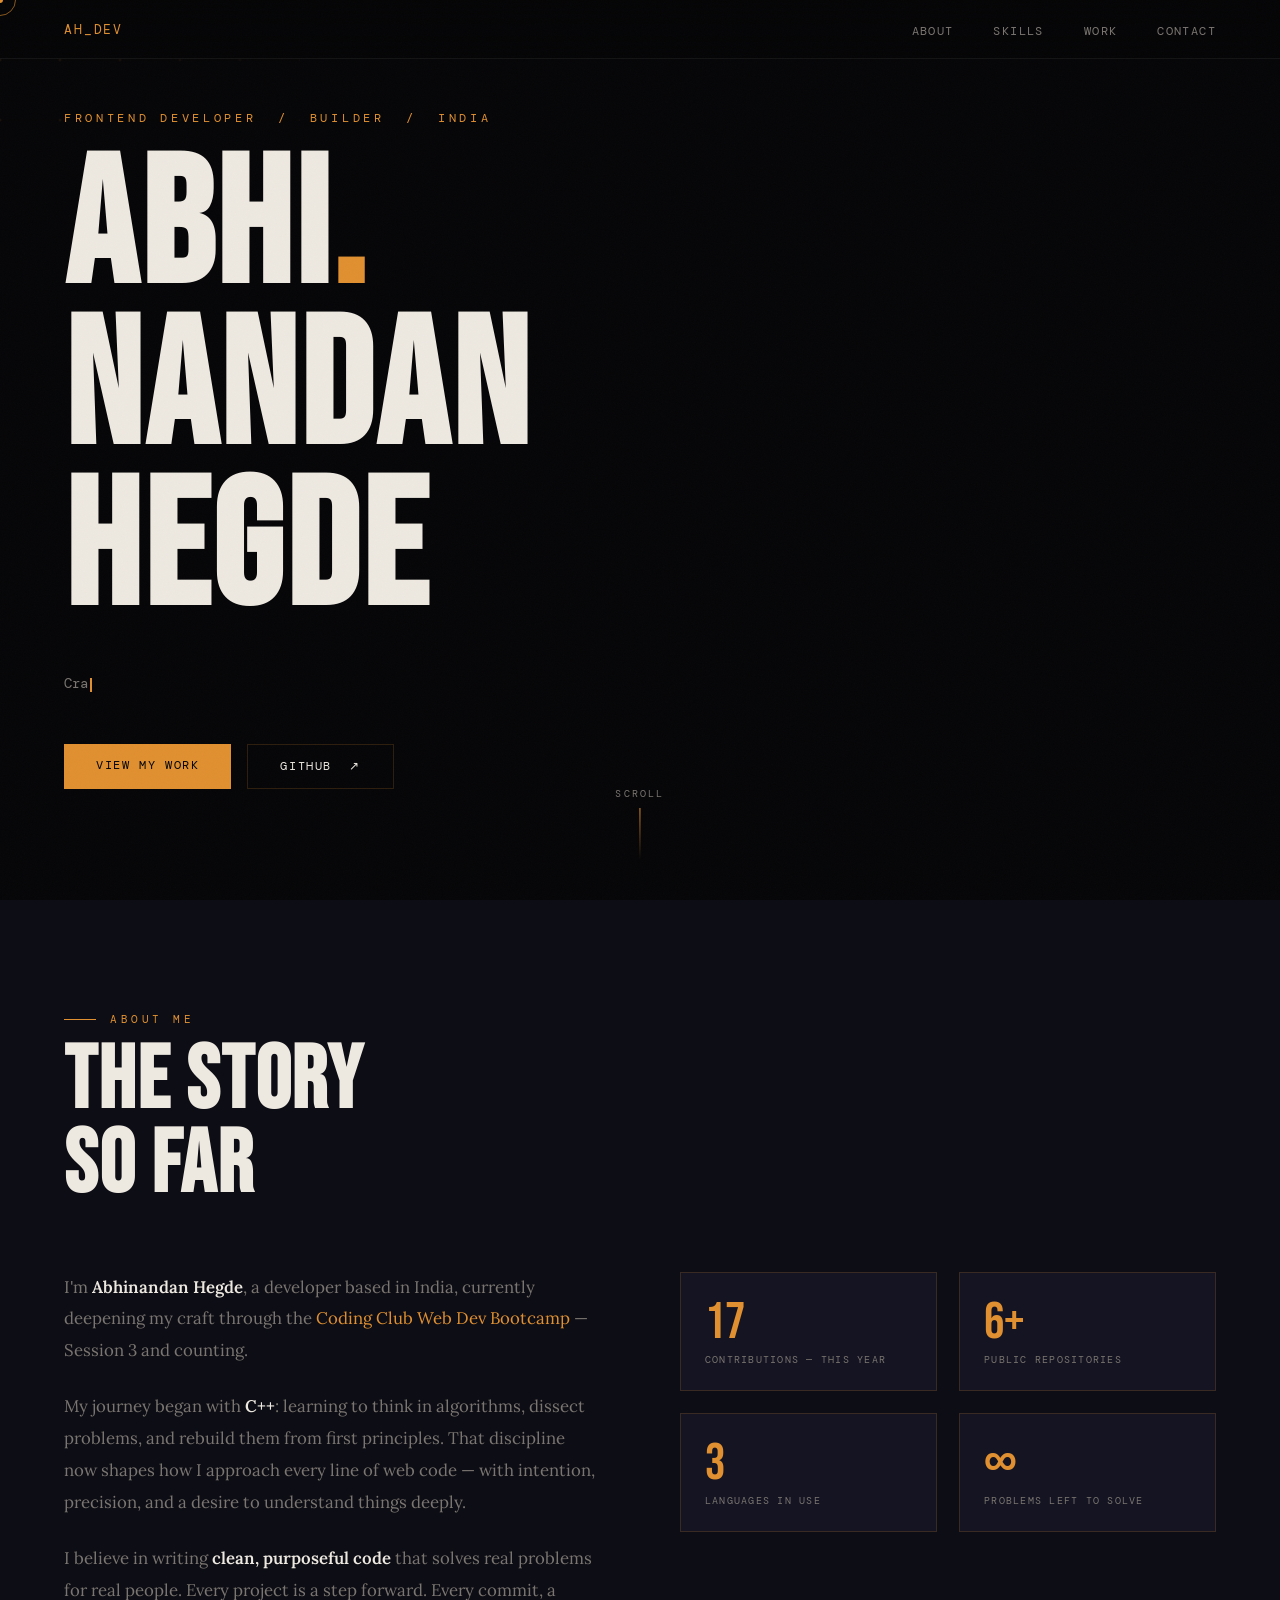
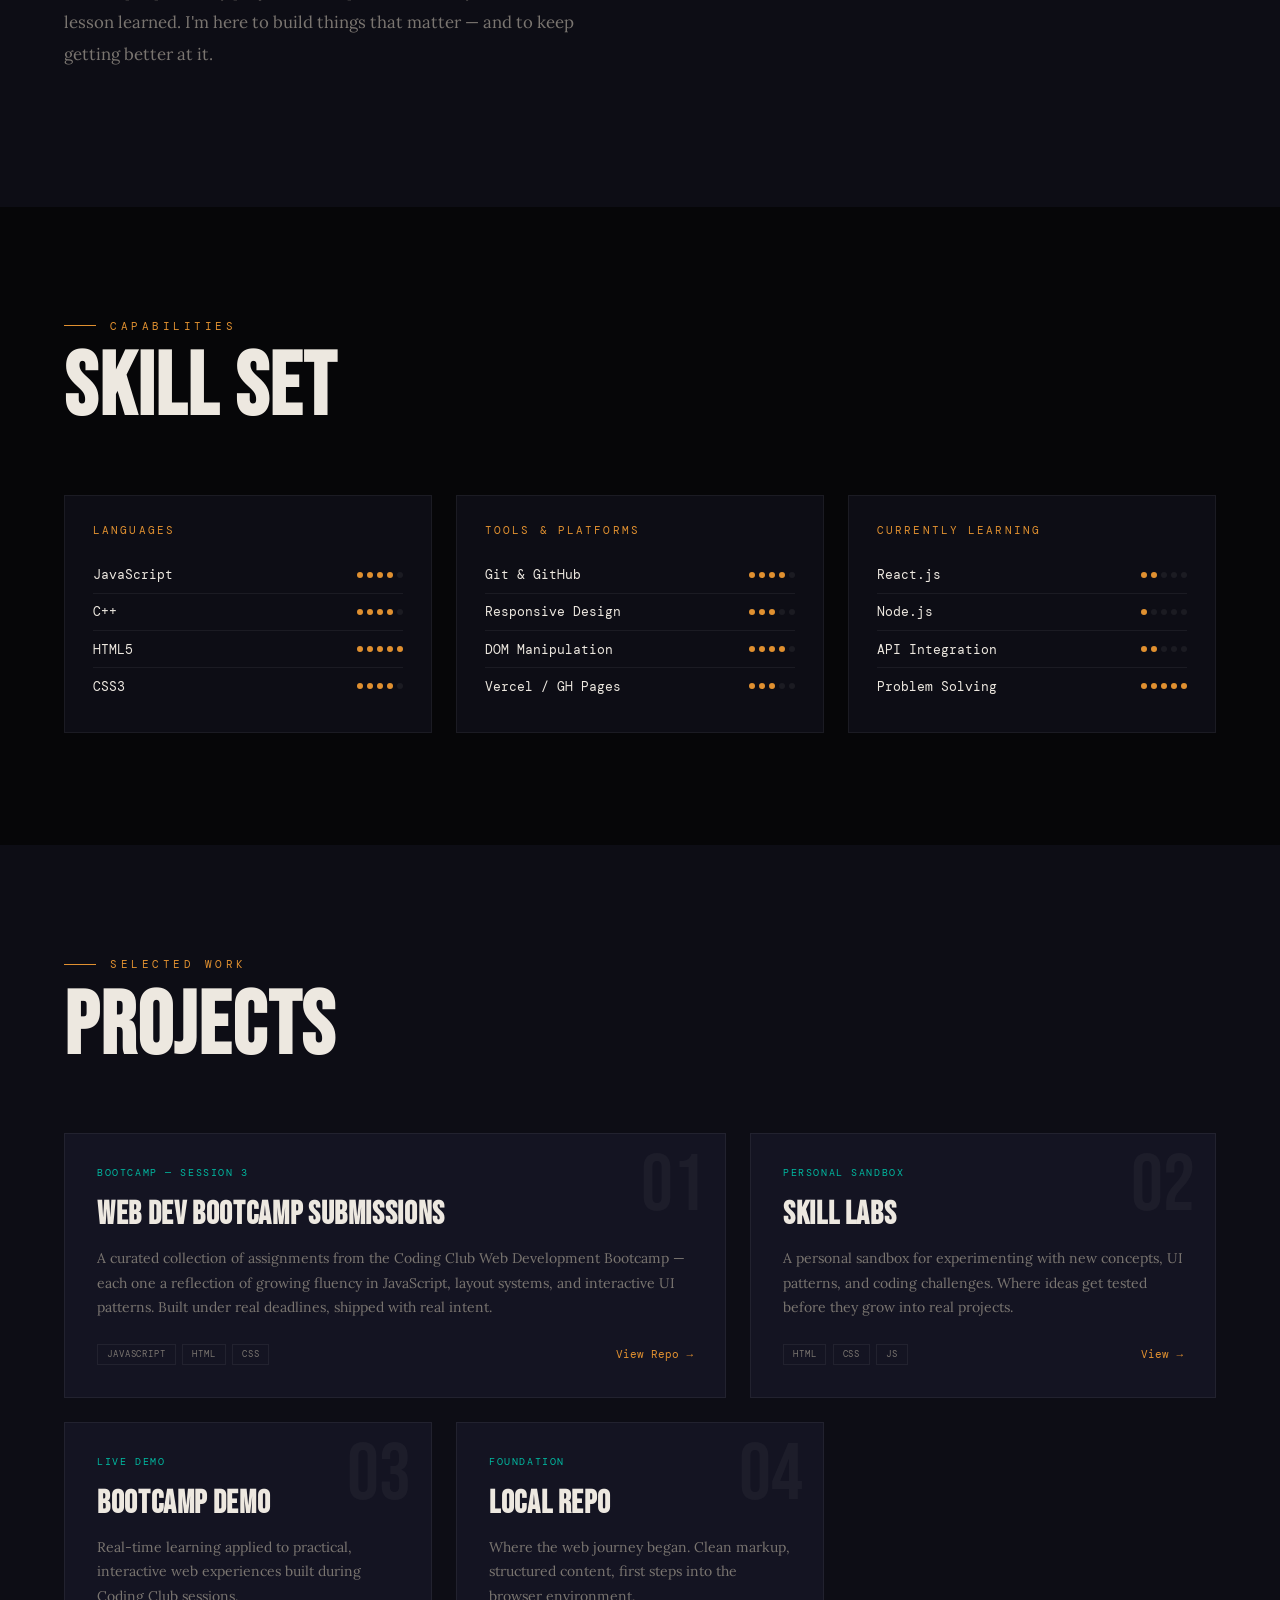
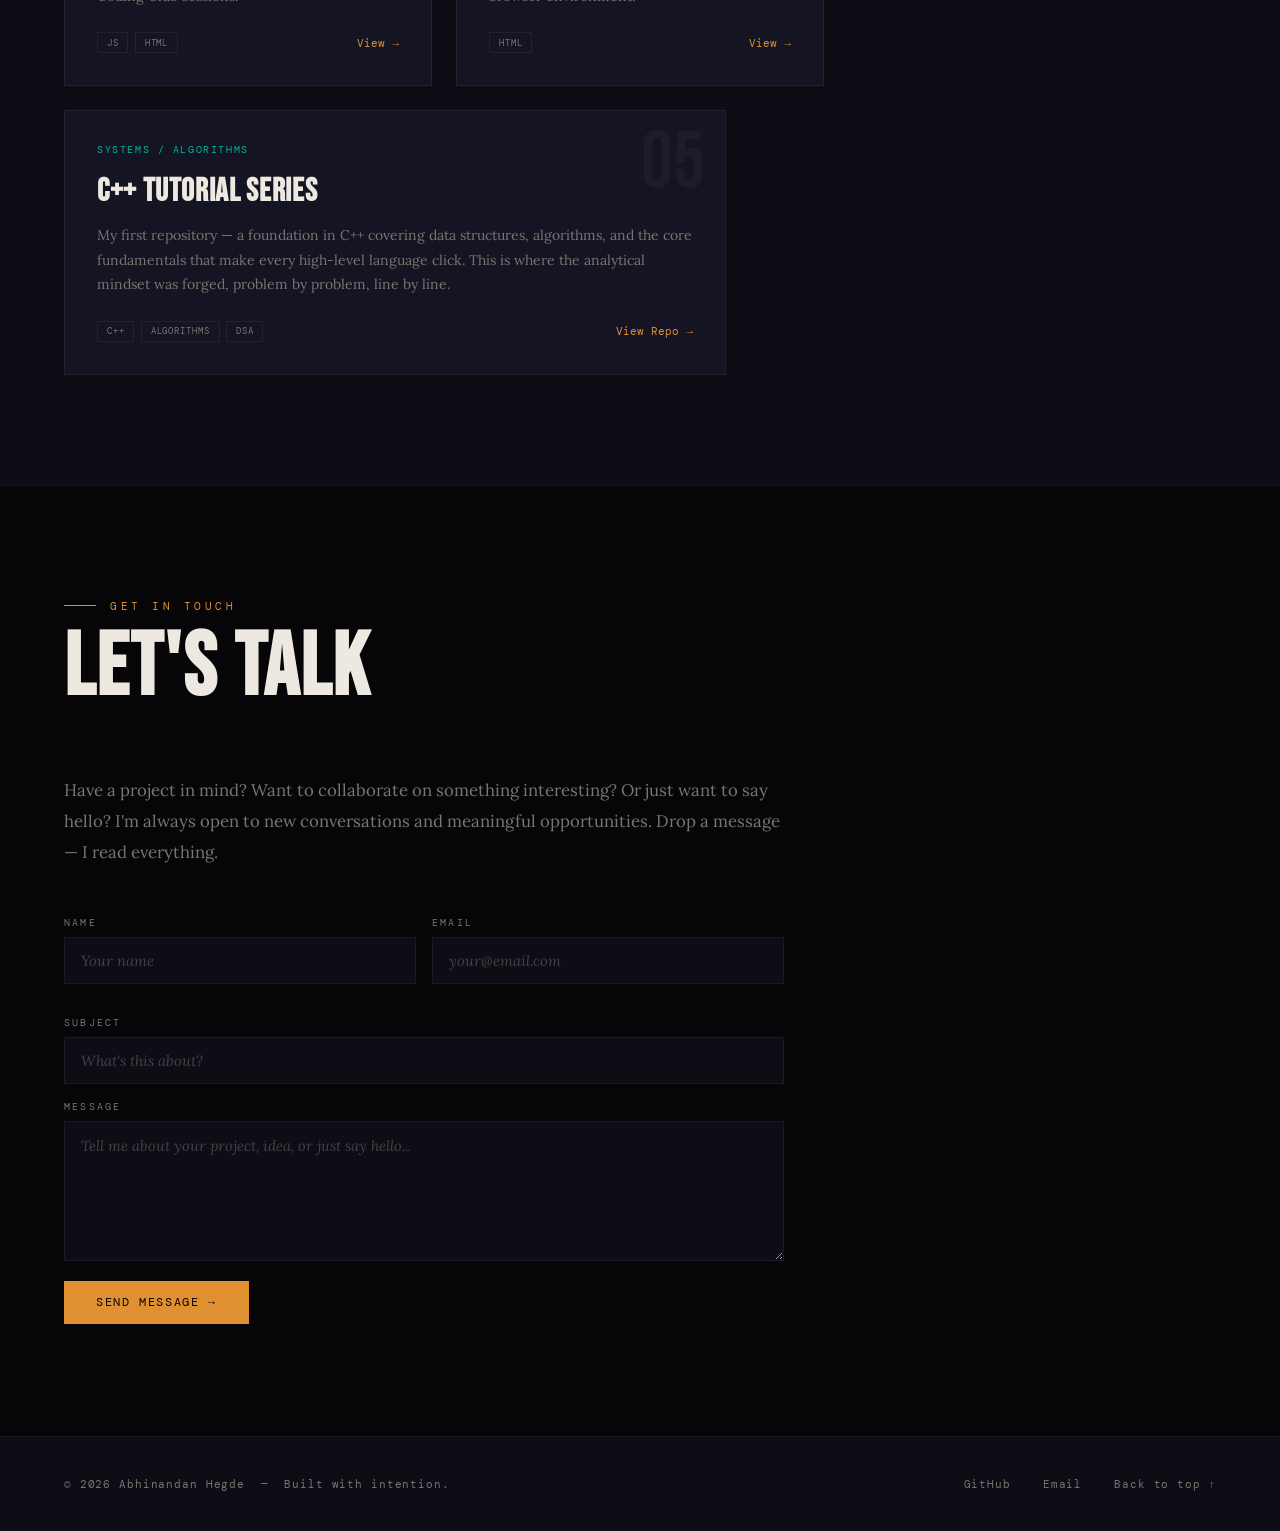
<file: index.html>
<!DOCTYPE html>
<html lang="en">
<head>
  <meta charset="UTF-8">
  <meta name="viewport" content="width=device-width, initial-scale=1.0">
  <title>Abhinandan Hegde — Developer</title>
  <meta name="description" content="Frontend developer crafting clean, intentional web experiences.">
  <link rel="preconnect" href="https://fonts.googleapis.com">
  <link href="https://fonts.googleapis.com/css2?family=Bebas+Neue&family=DM+Mono:ital,wght@0,300;0,400;0,500;1,300&family=Lora:ital,wght@0,400;0,600;1,400&display=swap" rel="stylesheet">
  <style>
    *, *::before, *::after { margin: 0; padding: 0; box-sizing: border-box; }

    :root {
      --bg:     #060608;
      --bg2:    #0D0D15;
      --bg3:    #141422;
      --gold:   #E09030;
      --gold-d: rgba(224,144,48,0.12);
      --teal:   #00B8A0;
      --text:   #EDE8E0;
      --muted:  #7A7570;
      --bdr:    rgba(224,144,48,0.18);
      --bdrs:   rgba(255,255,255,0.06);
    }

    html { scroll-behavior: smooth; }

    body {
      background: var(--bg);
      color: var(--text);
      font-family: 'Lora', Georgia, serif;
      overflow-x: hidden;
      cursor: none;
    }

    /* ─── CURSOR ─────────────────────────────── */
    #cd {
      width: 6px; height: 6px;
      background: var(--gold);
      border-radius: 50%;
      position: fixed;
      pointer-events: none;
      z-index: 9999;
      transform: translate(-50%,-50%);
    }
    #cr {
      width: 32px; height: 32px;
      border: 1px solid rgba(224,144,48,.6);
      border-radius: 50%;
      position: fixed;
      pointer-events: none;
      z-index: 9998;
      transform: translate(-50%,-50%);
      transition: width .2s, height .2s, border-color .2s;
    }

    /* ─── NAV ────────────────────────────────── */
    nav {
      position: fixed;
      inset: 0 0 auto;
      z-index: 200;
      padding: 1.2rem 4rem;
      display: flex;
      justify-content: space-between;
      align-items: center;
      backdrop-filter: blur(16px);
      -webkit-backdrop-filter: blur(16px);
      background: rgba(6,6,8,.72);
      border-bottom: 1px solid var(--bdrs);
    }
    .nav-logo {
      font-family: 'DM Mono', monospace;
      font-size: .82rem;
      letter-spacing: .14em;
      color: var(--gold);
      text-decoration: none;
    }
    .nav-links { display: flex; gap: 2.5rem; list-style: none; }
    .nav-links a {
      font-family: 'DM Mono', monospace;
      font-size: .72rem;
      letter-spacing: .12em;
      color: var(--muted);
      text-decoration: none;
      text-transform: uppercase;
      transition: color .2s;
    }
    .nav-links a:hover { color: var(--text); }

    /* ─── HERO ───────────────────────────────── */
    #hero {
      position: relative;
      height: 100vh;
      display: flex;
      flex-direction: column;
      justify-content: center;
      padding: 0 4rem;
      overflow: hidden;
    }
    #hc {
      position: absolute;
      inset: 0;
      opacity: .45;
    }
    .h-eye {
      font-family: 'DM Mono', monospace;
      font-size: .72rem;
      letter-spacing: .32em;
      color: var(--gold);
      text-transform: uppercase;
      margin-bottom: 1.4rem;
      opacity: 0;
      animation: fu .8s ease .3s forwards;
      position: relative; z-index: 2;
    }
    .h-title {
      font-family: 'Bebas Neue', sans-serif;
      font-size: clamp(5rem, 14vw, 12rem);
      line-height: .9;
      letter-spacing: .02em;
      color: var(--text);
      position: relative; z-index: 2;
      opacity: 0;
      animation: fu .9s ease .5s forwards;
    }
    .h-title .ac { color: var(--gold); }
    .h-sub {
      margin-top: 2.4rem;
      font-family: 'DM Mono', monospace;
      font-size: .88rem;
      color: var(--muted);
      max-width: 520px;
      line-height: 1.8;
      position: relative; z-index: 2;
      min-height: 1.8em;
      opacity: 0;
      animation: fu .9s ease .7s forwards;
    }
    .cb {
      display: inline-block;
      width: 2px; height: 1em;
      background: var(--gold);
      margin-left: 2px;
      vertical-align: text-bottom;
      animation: blink 1s step-end infinite;
    }
    .h-cta {
      margin-top: 3rem;
      display: flex;
      gap: 1rem;
      position: relative; z-index: 2;
      opacity: 0;
      animation: fu .9s ease .9s forwards;
    }
    .btn-p {
      font-family: 'DM Mono', monospace;
      font-size: .72rem;
      letter-spacing: .14em;
      text-transform: uppercase;
      color: var(--bg);
      background: var(--gold);
      border: none;
      padding: .85rem 2rem;
      text-decoration: none;
      display: inline-block;
      transition: transform .2s, box-shadow .2s;
    }
    .btn-p:hover { transform: translateY(-3px); box-shadow: 0 10px 32px rgba(224,144,48,.38); }
    .btn-g {
      font-family: 'DM Mono', monospace;
      font-size: .72rem;
      letter-spacing: .14em;
      text-transform: uppercase;
      color: var(--text);
      background: transparent;
      border: 1px solid var(--bdr);
      padding: .85rem 2rem;
      text-decoration: none;
      display: inline-block;
      transition: border-color .2s, color .2s;
    }
    .btn-g:hover { border-color: rgba(224,144,48,.55); color: var(--gold); }
    .h-scroll {
      position: absolute;
      bottom: 2.5rem;
      left: 50%;
      transform: translateX(-50%);
      display: flex;
      flex-direction: column;
      align-items: center;
      gap: .5rem;
      opacity: 0;
      animation: fi 1s ease 1.4s forwards;
    }
    .h-scroll span {
      font-family: 'DM Mono', monospace;
      font-size: .62rem;
      letter-spacing: .22em;
      color: var(--muted);
      text-transform: uppercase;
    }
    .h-line {
      width: 1px; height: 52px;
      background: linear-gradient(to bottom, var(--gold), transparent);
      animation: sline 1.6s ease-in-out infinite;
    }

    /* ─── SECTIONS ───────────────────────────── */
    section { padding: 7rem 4rem; position: relative; }
    .s-lbl {
      font-family: 'DM Mono', monospace;
      font-size: .68rem;
      letter-spacing: .32em;
      color: var(--gold);
      text-transform: uppercase;
      margin-bottom: .9rem;
      display: flex;
      align-items: center;
      gap: .9rem;
    }
    .s-lbl::before {
      content: '';
      display: block;
      width: 2rem; height: 1px;
      background: var(--gold);
    }
    .s-title {
      font-family: 'Bebas Neue', sans-serif;
      font-size: clamp(3rem, 7vw, 5.5rem);
      line-height: .95;
      letter-spacing: .02em;
      color: var(--text);
      margin-bottom: 4rem;
    }

    /* ─── ABOUT ──────────────────────────────── */
    #about { background: var(--bg2); }
    .ag {
      display: grid;
      grid-template-columns: 1fr 1fr;
      gap: 5rem;
      align-items: start;
    }
    .at p {
      font-size: 1.05rem;
      line-height: 1.9;
      color: var(--muted);
      margin-bottom: 1.5rem;
    }
    .at strong { color: var(--text); font-weight: 600; }
    .at em { color: var(--gold); font-style: normal; }
    .ast {
      display: grid;
      grid-template-columns: 1fr 1fr;
      gap: 1.4rem;
    }
    .sc {
      background: var(--bg3);
      border: 1px solid var(--bdr);
      padding: 1.5rem;
      position: relative;
      overflow: hidden;
      transition: border-color .3s, transform .3s, box-shadow .3s;
    }
    .sc::after {
      content: '';
      position: absolute;
      inset: 0;
      background: linear-gradient(135deg, var(--gold-d), transparent);
      opacity: 0;
      transition: opacity .3s;
    }
    .sc:hover {
      border-color: rgba(224,144,48,.5);
      transform: translateY(-4px);
      box-shadow: 0 16px 48px rgba(0,0,0,.45), 0 0 0 1px rgba(224,144,48,.08);
    }
    .sc:hover::after { opacity: 1; }
    .sn {
      font-family: 'Bebas Neue', sans-serif;
      font-size: 3.2rem;
      color: var(--gold);
      line-height: 1;
      position: relative; z-index: 1;
    }
    .sl {
      font-family: 'DM Mono', monospace;
      font-size: .65rem;
      letter-spacing: .12em;
      color: var(--muted);
      text-transform: uppercase;
      margin-top: .3rem;
      position: relative; z-index: 1;
    }

    /* ─── SKILLS ─────────────────────────────── */
    #skills { background: var(--bg); }
    .skc {
      display: grid;
      grid-template-columns: repeat(auto-fit, minmax(260px, 1fr));
      gap: 1.5rem;
    }
    .skg {
      background: var(--bg2);
      border: 1px solid var(--bdrs);
      padding: 1.75rem;
      transition: border-color .3s;
    }
    .skg:hover { border-color: var(--bdr); }
    .skg-t {
      font-family: 'DM Mono', monospace;
      font-size: .66rem;
      letter-spacing: .2em;
      color: var(--gold);
      text-transform: uppercase;
      margin-bottom: 1.25rem;
    }
    .ski {
      display: flex;
      justify-content: space-between;
      align-items: center;
      padding: .6rem 0;
      border-bottom: 1px solid var(--bdrs);
    }
    .ski:last-child { border-bottom: none; }
    .sk-n {
      font-family: 'DM Mono', monospace;
      font-size: .82rem;
      color: var(--text);
    }
    .sk-d { display: flex; gap: 4px; }
    .d { width: 6px; height: 6px; border-radius: 50%; background: var(--bdrs); }
    .d.on { background: var(--gold); }

    /* ─── PROJECTS ───────────────────────────── */
    #projects { background: var(--bg2); }
    .pg {
      display: grid;
      grid-template-columns: repeat(12, 1fr);
      gap: 1.5rem;
    }
    .pc {
      background: var(--bg3);
      border: 1px solid var(--bdrs);
      padding: 2rem;
      position: relative;
      overflow: hidden;
      transition: border-color .3s, transform .3s, box-shadow .3s;
      text-decoration: none;
      display: block;
      color: inherit;
    }
    .pc::before {
      content: '';
      position: absolute;
      top: 0; left: 0; right: 0;
      height: 2px;
      background: var(--gold);
      transform: scaleX(0);
      transform-origin: left;
      transition: transform .4s ease;
    }
    .pc:hover::before { transform: scaleX(1); }
    .pc:hover {
      border-color: var(--bdr);
      transform: translateY(-5px);
      box-shadow: 0 24px 64px rgba(0,0,0,.55),
                  -3px 0 0 0 rgba(224,144,48,.07),
                   3px 0 0 0 rgba(224,144,48,.07);
    }
    .pc.lg { grid-column: span 7; }
    .pc.md { grid-column: span 5; }
    .pc.sm { grid-column: span 4; }
    .pc-n {
      font-family: 'Bebas Neue', sans-serif;
      font-size: 5rem;
      color: rgba(255,255,255,.04);
      line-height: 1;
      position: absolute;
      top: .75rem; right: 1.25rem;
      transition: color .3s;
      user-select: none;
    }
    .pc:hover .pc-n { color: rgba(224,144,48,.07); }
    .pc-tag {
      font-family: 'DM Mono', monospace;
      font-size: .62rem;
      letter-spacing: .16em;
      color: var(--teal);
      text-transform: uppercase;
      margin-bottom: 1rem;
    }
    .pc-title {
      font-family: 'Bebas Neue', sans-serif;
      font-size: 2rem;
      letter-spacing: .02em;
      color: var(--text);
      margin-bottom: .75rem;
    }
    .pc-desc {
      font-size: .875rem;
      line-height: 1.75;
      color: var(--muted);
      margin-bottom: 1.5rem;
    }
    .pc-foot {
      display: flex;
      justify-content: space-between;
      align-items: center;
      flex-wrap: wrap;
      gap: .5rem;
    }
    .pc-tech { display: flex; gap: .4rem; flex-wrap: wrap; }
    .tp {
      font-family: 'DM Mono', monospace;
      font-size: .58rem;
      letter-spacing: .1em;
      padding: .22rem .55rem;
      border: 1px solid var(--bdrs);
      color: var(--muted);
      text-transform: uppercase;
    }
    .pc-lnk {
      font-family: 'DM Mono', monospace;
      font-size: .68rem;
      color: var(--gold);
      display: flex;
      align-items: center;
      gap: .3rem;
      text-decoration: none;
      transition: gap .2s;
    }
    .pc-lnk:hover { gap: .6rem; }

    /* ─── CONTACT ────────────────────────────── */
    #contact { background: var(--bg); }
    .cw { max-width: 720px; }
    .c-intro {
      font-size: 1.05rem;
      line-height: 1.85;
      color: var(--muted);
      margin-bottom: 3rem;
    }
    .fr {
      display: grid;
      grid-template-columns: 1fr 1fr;
      gap: 1rem;
      margin-bottom: 1rem;
    }
    .fg { margin-bottom: 1rem; }
    .fg label {
      display: block;
      font-family: 'DM Mono', monospace;
      font-size: .62rem;
      letter-spacing: .22em;
      color: var(--muted);
      text-transform: uppercase;
      margin-bottom: .5rem;
    }
    .fg input,
    .fg textarea {
      width: 100%;
      background: var(--bg2);
      border: 1px solid var(--bdrs);
      color: var(--text);
      font-family: 'Lora', serif;
      font-size: .92rem;
      padding: .82rem 1rem;
      outline: none;
      transition: border-color .2s;
    }
    .fg textarea { resize: vertical; min-height: 140px; }
    .fg input:focus,
    .fg textarea:focus { border-color: rgba(224,144,48,.5); }
    .fg input::placeholder,
    .fg textarea::placeholder { color: var(--muted); opacity: .5; font-style: italic; }

    /* ─── FOOTER ─────────────────────────────── */
    footer {
      background: var(--bg2);
      border-top: 1px solid var(--bdrs);
      padding: 2.5rem 4rem;
      display: flex;
      justify-content: space-between;
      align-items: center;
    }
    .ft {
      font-family: 'DM Mono', monospace;
      font-size: .68rem;
      color: var(--muted);
      letter-spacing: .08em;
    }
    .fl { display: flex; gap: 2rem; }
    .fl a {
      font-family: 'DM Mono', monospace;
      font-size: .68rem;
      color: var(--muted);
      text-decoration: none;
      letter-spacing: .08em;
      transition: color .2s;
    }
    .fl a:hover { color: var(--gold); }

    /* ─── GRAIN OVERLAY ──────────────────────── */
    body::after {
      content: '';
      position: fixed;
      inset: 0;
      pointer-events: none;
      z-index: 9990;
      opacity: .28;
      background-image: url("data:image/svg+xml,%3Csvg xmlns='http://www.w3.org/2000/svg' width='300' height='300'%3E%3Cfilter id='n'%3E%3CfeTurbulence type='fractalNoise' baseFrequency='.85' numOctaves='4' stitchTiles='stitch'/%3E%3C/filter%3E%3Crect width='300' height='300' filter='url(%23n)' opacity='.06'/%3E%3C/svg%3E");
    }

    /* ─── ANIMATIONS ─────────────────────────── */
    @keyframes fu {
      from { opacity: 0; transform: translateY(28px); }
      to   { opacity: 1; transform: translateY(0); }
    }
    @keyframes fi {
      from { opacity: 0; }
      to   { opacity: 1; }
    }
    @keyframes blink { 50% { opacity: 0; } }
    @keyframes sline {
      0%   { transform: scaleY(0); transform-origin: top; }
      50%  { transform: scaleY(1); transform-origin: top; }
      51%  { transform: scaleY(1); transform-origin: bottom; }
      100% { transform: scaleY(0); transform-origin: bottom; }
    }

    .rv {
      opacity: 0;
      transform: translateY(28px);
      transition: opacity .7s ease, transform .7s ease;
    }
    .rv.vis { opacity: 1; transform: translateY(0); }

    /* ─── DIVIDER ────────────────────────────── */
    .div { width: 100%; height: 1px; background: var(--bdrs); }

    /* ─── RESPONSIVE ─────────────────────────── */
    @media (max-width: 900px) {
      nav { padding: 1rem 1.5rem; }
      .nav-links { gap: 1.5rem; }
      section { padding: 5rem 1.5rem; }
      #hero { padding: 0 1.5rem; }
      .h-title { font-size: clamp(3.5rem, 11vw, 5rem); }
      .ag { grid-template-columns: 1fr; gap: 3rem; }
      .pg { grid-template-columns: 1fr; }
      .pc.lg, .pc.md, .pc.sm { grid-column: span 1; }
      .fr { grid-template-columns: 1fr; }
      footer { flex-direction: column; gap: 1.5rem; text-align: center; }
      #cd, #cr { display: none; }
      body { cursor: auto; }
    }
  </style>
</head>
<body>

<!-- Cursor -->
<div id="cd"></div>
<div id="cr"></div>

<!-- Nav -->
<nav>
  <a href="#hero" class="nav-logo">AH_DEV</a>
  <ul class="nav-links">
    <li><a href="#about">About</a></li>
    <li><a href="#skills">Skills</a></li>
    <li><a href="#projects">Work</a></li>
    <li><a href="#contact">Contact</a></li>
  </ul>
</nav>

<!-- Hero -->
<section id="hero">
  <canvas id="hc"></canvas>
  <div class="h-eye">Frontend Developer &nbsp;/&nbsp; Builder &nbsp;/&nbsp; India</div>
  <h1 class="h-title">ABHI<span class="ac">.</span><br>NANDAN<br>HEGDE</h1>
  <p class="h-sub" id="hs"><span class="cb"></span></p>
  <div class="h-cta">
    <a href="#projects" class="btn-p">View My Work</a>
    <a href="https://github.com/abhinandanhegde" target="_blank" rel="noopener" class="btn-g">GitHub &nbsp;↗</a>
  </div>
  <div class="h-scroll">
    <span>Scroll</span>
    <div class="h-line"></div>
  </div>
</section>

<!-- About -->
<section id="about">
  <div class="s-lbl">About Me</div>
  <h2 class="s-title rv">THE STORY<br>SO FAR</h2>
  <div class="ag">
    <div class="at rv">
      <p>I'm <strong>Abhinandan Hegde</strong>, a developer based in India, currently deepening my craft through the <em>Coding Club Web Dev Bootcamp</em> — Session 3 and counting.</p>
      <p>My journey began with <strong>C++</strong>: learning to think in algorithms, dissect problems, and rebuild them from first principles. That discipline now shapes how I approach every line of web code — with intention, precision, and a desire to understand things deeply.</p>
      <p>I believe in writing <strong>clean, purposeful code</strong> that solves real problems for real people. Every project is a step forward. Every commit, a lesson learned. I'm here to build things that matter — and to keep getting better at it.</p>
    </div>
    <div class="ast rv">
      <div class="sc">
        <div class="sn">17</div>
        <div class="sl">Contributions — this year</div>
      </div>
      <div class="sc">
        <div class="sn">6+</div>
        <div class="sl">Public repositories</div>
      </div>
      <div class="sc">
        <div class="sn">3</div>
        <div class="sl">Languages in use</div>
      </div>
      <div class="sc">
        <div class="sn">∞</div>
        <div class="sl">Problems left to solve</div>
      </div>
    </div>
  </div>
</section>

<!-- Skills -->
<section id="skills">
  <div class="s-lbl">Capabilities</div>
  <h2 class="s-title rv">SKILL SET</h2>
  <div class="skc">
    <div class="skg rv">
      <div class="skg-t">Languages</div>
      <div class="ski"><span class="sk-n">JavaScript</span><div class="sk-d"><div class="d on"></div><div class="d on"></div><div class="d on"></div><div class="d on"></div><div class="d"></div></div></div>
      <div class="ski"><span class="sk-n">C++</span><div class="sk-d"><div class="d on"></div><div class="d on"></div><div class="d on"></div><div class="d on"></div><div class="d"></div></div></div>
      <div class="ski"><span class="sk-n">HTML5</span><div class="sk-d"><div class="d on"></div><div class="d on"></div><div class="d on"></div><div class="d on"></div><div class="d on"></div></div></div>
      <div class="ski"><span class="sk-n">CSS3</span><div class="sk-d"><div class="d on"></div><div class="d on"></div><div class="d on"></div><div class="d on"></div><div class="d"></div></div></div>
    </div>
    <div class="skg rv">
      <div class="skg-t">Tools &amp; Platforms</div>
      <div class="ski"><span class="sk-n">Git &amp; GitHub</span><div class="sk-d"><div class="d on"></div><div class="d on"></div><div class="d on"></div><div class="d on"></div><div class="d"></div></div></div>
      <div class="ski"><span class="sk-n">Responsive Design</span><div class="sk-d"><div class="d on"></div><div class="d on"></div><div class="d on"></div><div class="d"></div><div class="d"></div></div></div>
      <div class="ski"><span class="sk-n">DOM Manipulation</span><div class="sk-d"><div class="d on"></div><div class="d on"></div><div class="d on"></div><div class="d on"></div><div class="d"></div></div></div>
      <div class="ski"><span class="sk-n">Vercel / GH Pages</span><div class="sk-d"><div class="d on"></div><div class="d on"></div><div class="d on"></div><div class="d"></div><div class="d"></div></div></div>
    </div>
    <div class="skg rv">
      <div class="skg-t">Currently Learning</div>
      <div class="ski"><span class="sk-n">React.js</span><div class="sk-d"><div class="d on"></div><div class="d on"></div><div class="d"></div><div class="d"></div><div class="d"></div></div></div>
      <div class="ski"><span class="sk-n">Node.js</span><div class="sk-d"><div class="d on"></div><div class="d"></div><div class="d"></div><div class="d"></div><div class="d"></div></div></div>
      <div class="ski"><span class="sk-n">API Integration</span><div class="sk-d"><div class="d on"></div><div class="d on"></div><div class="d"></div><div class="d"></div><div class="d"></div></div></div>
      <div class="ski"><span class="sk-n">Problem Solving</span><div class="sk-d"><div class="d on"></div><div class="d on"></div><div class="d on"></div><div class="d on"></div><div class="d on"></div></div></div>
    </div>
  </div>
</section>

<!-- Projects -->
<section id="projects">
  <div class="s-lbl">Selected Work</div>
  <h2 class="s-title rv">PROJECTS</h2>
  <div class="pg">

    <a href="https://github.com/abhinandanhegde/CC-Web-Dev-Bootcamp-Submission" target="_blank" rel="noopener" class="pc lg rv">
      <div class="pc-n">01</div>
      <div class="pc-tag">Bootcamp — Session 3</div>
      <h3 class="pc-title">WEB DEV BOOTCAMP SUBMISSIONS</h3>
      <p class="pc-desc">A curated collection of assignments from the Coding Club Web Development Bootcamp — each one a reflection of growing fluency in JavaScript, layout systems, and interactive UI patterns. Built under real deadlines, shipped with real intent.</p>
      <div class="pc-foot">
        <div class="pc-tech">
          <span class="tp">JavaScript</span><span class="tp">HTML</span><span class="tp">CSS</span>
        </div>
        <span class="pc-lnk">View Repo →</span>
      </div>
    </a>

    <a href="https://github.com/abhinandanhegde/skilllabs" target="_blank" rel="noopener" class="pc md rv">
      <div class="pc-n">02</div>
      <div class="pc-tag">Personal Sandbox</div>
      <h3 class="pc-title">SKILL LABS</h3>
      <p class="pc-desc">A personal sandbox for experimenting with new concepts, UI patterns, and coding challenges. Where ideas get tested before they grow into real projects.</p>
      <div class="pc-foot">
        <div class="pc-tech"><span class="tp">HTML</span><span class="tp">CSS</span><span class="tp">JS</span></div>
        <span class="pc-lnk">View →</span>
      </div>
    </a>

    <a href="https://github.com/abhinandanhegde/coding_club_bootcamp_demo" target="_blank" rel="noopener" class="pc sm rv">
      <div class="pc-n">03</div>
      <div class="pc-tag">Live Demo</div>
      <h3 class="pc-title">BOOTCAMP DEMO</h3>
      <p class="pc-desc">Real-time learning applied to practical, interactive web experiences built during Coding Club sessions.</p>
      <div class="pc-foot">
        <div class="pc-tech"><span class="tp">JS</span><span class="tp">HTML</span></div>
        <span class="pc-lnk">View →</span>
      </div>
    </a>

    <a href="https://github.com/abhinandanhegde/localrepo" target="_blank" rel="noopener" class="pc sm rv">
      <div class="pc-n">04</div>
      <div class="pc-tag">Foundation</div>
      <h3 class="pc-title">LOCAL REPO</h3>
      <p class="pc-desc">Where the web journey began. Clean markup, structured content, first steps into the browser environment.</p>
      <div class="pc-foot">
        <div class="pc-tech"><span class="tp">HTML</span></div>
        <span class="pc-lnk">View →</span>
      </div>
    </a>

    <a href="https://github.com/abhinandanhegde/Tutorial" target="_blank" rel="noopener" class="pc lg rv">
      <div class="pc-n">05</div>
      <div class="pc-tag">Systems / Algorithms</div>
      <h3 class="pc-title">C++ TUTORIAL SERIES</h3>
      <p class="pc-desc">My first repository — a foundation in C++ covering data structures, algorithms, and the core fundamentals that make every high-level language click. This is where the analytical mindset was forged, problem by problem, line by line.</p>
      <div class="pc-foot">
        <div class="pc-tech"><span class="tp">C++</span><span class="tp">Algorithms</span><span class="tp">DSA</span></div>
        <span class="pc-lnk">View Repo →</span>
      </div>
    </a>

  </div>
</section>

<!-- Contact -->
<section id="contact">
  <div class="s-lbl">Get In Touch</div>
  <h2 class="s-title rv">LET'S TALK</h2>
  <div class="cw">
    <p class="c-intro rv">
      Have a project in mind? Want to collaborate on something interesting? Or just want to say hello? I'm always open to new conversations and meaningful opportunities. Drop a message — I read everything.
    </p>
    <form id="cf" action="https://formspree.io/f/YOUR_FORM_ID" method="POST" class="rv">
      <div class="fr">
        <div class="fg">
          <label for="nm">Name</label>
          <input type="text" id="nm" name="name" required placeholder="Your name">
        </div>
        <div class="fg">
          <label for="em">Email</label>
          <input type="email" id="em" name="email" required placeholder="your@email.com">
        </div>
      </div>
      <div class="fg">
        <label for="sb">Subject</label>
        <input type="text" id="sb" name="subject" placeholder="What's this about?">
      </div>
      <div class="fg">
        <label for="msg">Message</label>
        <textarea id="msg" name="message" required placeholder="Tell me about your project, idea, or just say hello..."></textarea>
      </div>
      <button type="submit" class="btn-p" id="sbtn" style="border:none;cursor:pointer;">Send Message →</button>
    </form>
  </div>
</section>

<!-- Footer -->
<footer>
  <span class="ft">© 2026 Abhinandan Hegde &nbsp;—&nbsp; Built with intention.</span>
  <div class="fl">
    <a href="https://github.com/abhinandanhegde" target="_blank" rel="noopener">GitHub</a>
    <a href="mailto:your@email.com">Email</a>
    <a href="#hero">Back to top ↑</a>
  </div>
</footer>

<script>
/* ── Cursor ─────────────────────────────────── */
const cd = document.getElementById('cd');
const cr = document.getElementById('cr');
let mx=0,my=0,rx=0,ry=0;
document.addEventListener('mousemove',e=>{
  mx=e.clientX; my=e.clientY;
  cd.style.left=mx+'px'; cd.style.top=my+'px';
});
(function loop(){
  rx+=(mx-rx)*.12; ry+=(my-ry)*.12;
  cr.style.left=rx+'px'; cr.style.top=ry+'px';
  requestAnimationFrame(loop);
})();
document.querySelectorAll('a,button').forEach(el=>{
  el.addEventListener('mouseenter',()=>{cr.style.width='48px';cr.style.height='48px';cr.style.borderColor='rgba(224,144,48,.9)';});
  el.addEventListener('mouseleave',()=>{cr.style.width='32px';cr.style.height='32px';cr.style.borderColor='rgba(224,144,48,.6)';});
});

/* ── Hero Canvas ────────────────────────────── */
const canvas=document.getElementById('hc');
const ctx=canvas.getContext('2d');
function resize(){canvas.width=canvas.offsetWidth;canvas.height=canvas.offsetHeight;}
resize(); window.addEventListener('resize',resize);
const G=60; let f=0;
(function draw(){
  ctx.clearRect(0,0,canvas.width,canvas.height);
  const cols=Math.ceil(canvas.width/G)+1;
  const rows=Math.ceil(canvas.height/G)+1;
  for(let c=0;c<cols;c++) for(let r=0;r<rows;r++){
    const p=Math.sin(f*.018+c*.45+r*.28)*.5+.5;
    ctx.beginPath();
    ctx.arc(c*G,r*G,1.5,0,Math.PI*2);
    ctx.fillStyle=`rgba(224,144,48,${.05+p*.13})`;
    ctx.fill();
  }
  for(let r=0;r<rows;r++){
    const a=Math.sin(f*.009+r*.38)*.018+.028;
    ctx.beginPath();ctx.moveTo(0,r*G);ctx.lineTo(canvas.width,r*G);
    ctx.strokeStyle=`rgba(224,144,48,${a})`;ctx.lineWidth=.5;ctx.stroke();
  }
  f++; requestAnimationFrame(draw);
})();

/* ── Typewriter ─────────────────────────────── */
const lines=[
  'Crafting interfaces where code meets design.',
  'Building clean, intentional web experiences.',
  'Turning problems into shipped solutions.',
  'Always learning. Always building.'
];
let ti=0,ci=0,del=false;
const hs=document.getElementById('hs');
function tw(){
  const cur=lines[ti];
  const blink='<span class="cb"></span>';
  if(!del){
    ci++;
    hs.innerHTML=cur.slice(0,ci)+blink;
    if(ci===cur.length){del=true;setTimeout(tw,2400);return;}
    setTimeout(tw,44);
  } else {
    ci--;
    hs.innerHTML=cur.slice(0,ci)+blink;
    if(ci===0){del=false;ti=(ti+1)%lines.length;setTimeout(tw,380);return;}
    setTimeout(tw,20);
  }
}
setTimeout(tw,1600);

/* ── Scroll Reveal ──────────────────────────── */
const rvs=document.querySelectorAll('.rv');
const obs=new IntersectionObserver(entries=>{
  entries.forEach((e,i)=>{
    if(e.isIntersecting){
      e.target.style.transitionDelay=(i%5)*.1+'s';
      e.target.classList.add('vis');
      obs.unobserve(e.target);
    }
  });
},{threshold:.1});
rvs.forEach(el=>obs.observe(el));

/* ── Contact Form ───────────────────────────── */
document.getElementById('cf').addEventListener('submit',async function(e){
  e.preventDefault();
  const btn=document.getElementById('sbtn');
  btn.textContent='Sending...';
  btn.disabled=true;
  try {
    const res=await fetch(this.action,{
      method:'POST',
      body:new FormData(this),
      headers:{'Accept':'application/json'}
    });
    if(res.ok){
      btn.textContent='Message Sent ✓';
      this.reset();
    } else {
      btn.textContent='Error — Try Again';
      btn.disabled=false;
    }
  } catch {
    btn.textContent='Error — Try Again';
    btn.disabled=false;
  }
});
</script>
</body>
</html>
</file>
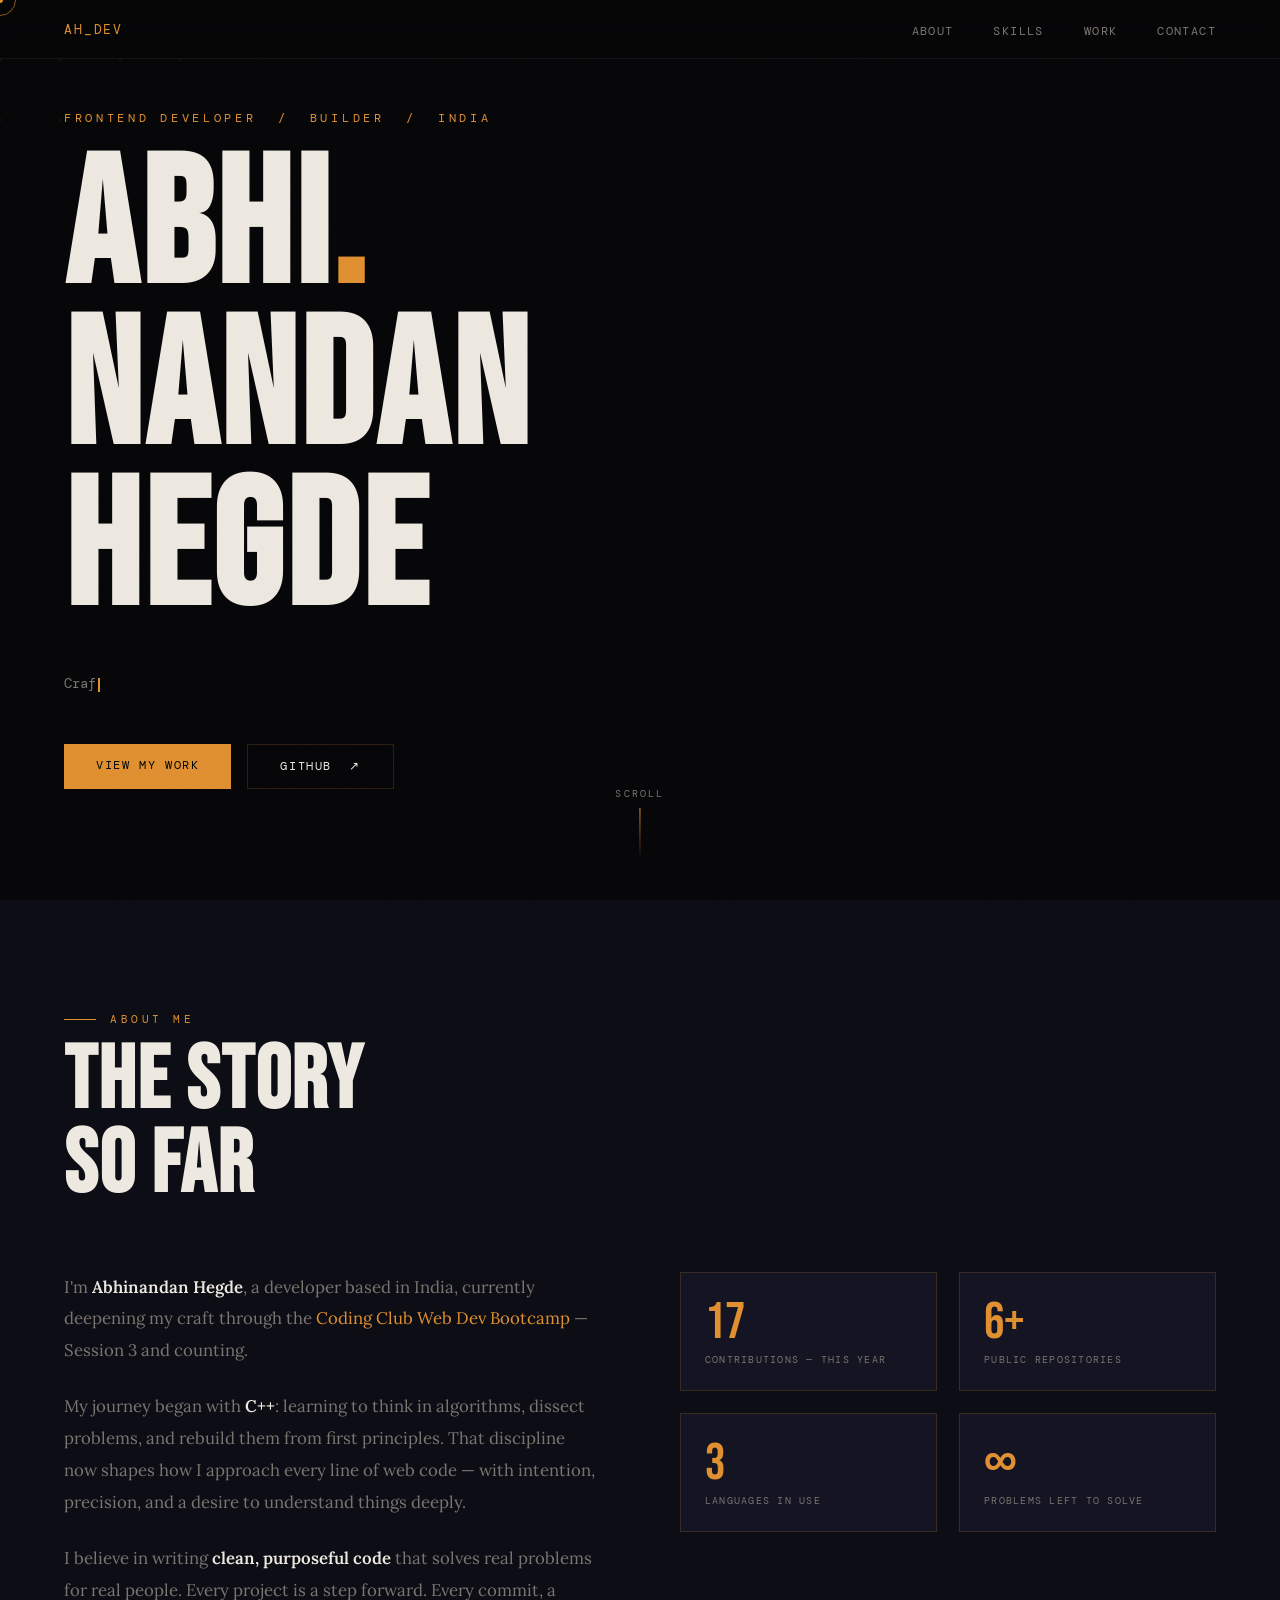
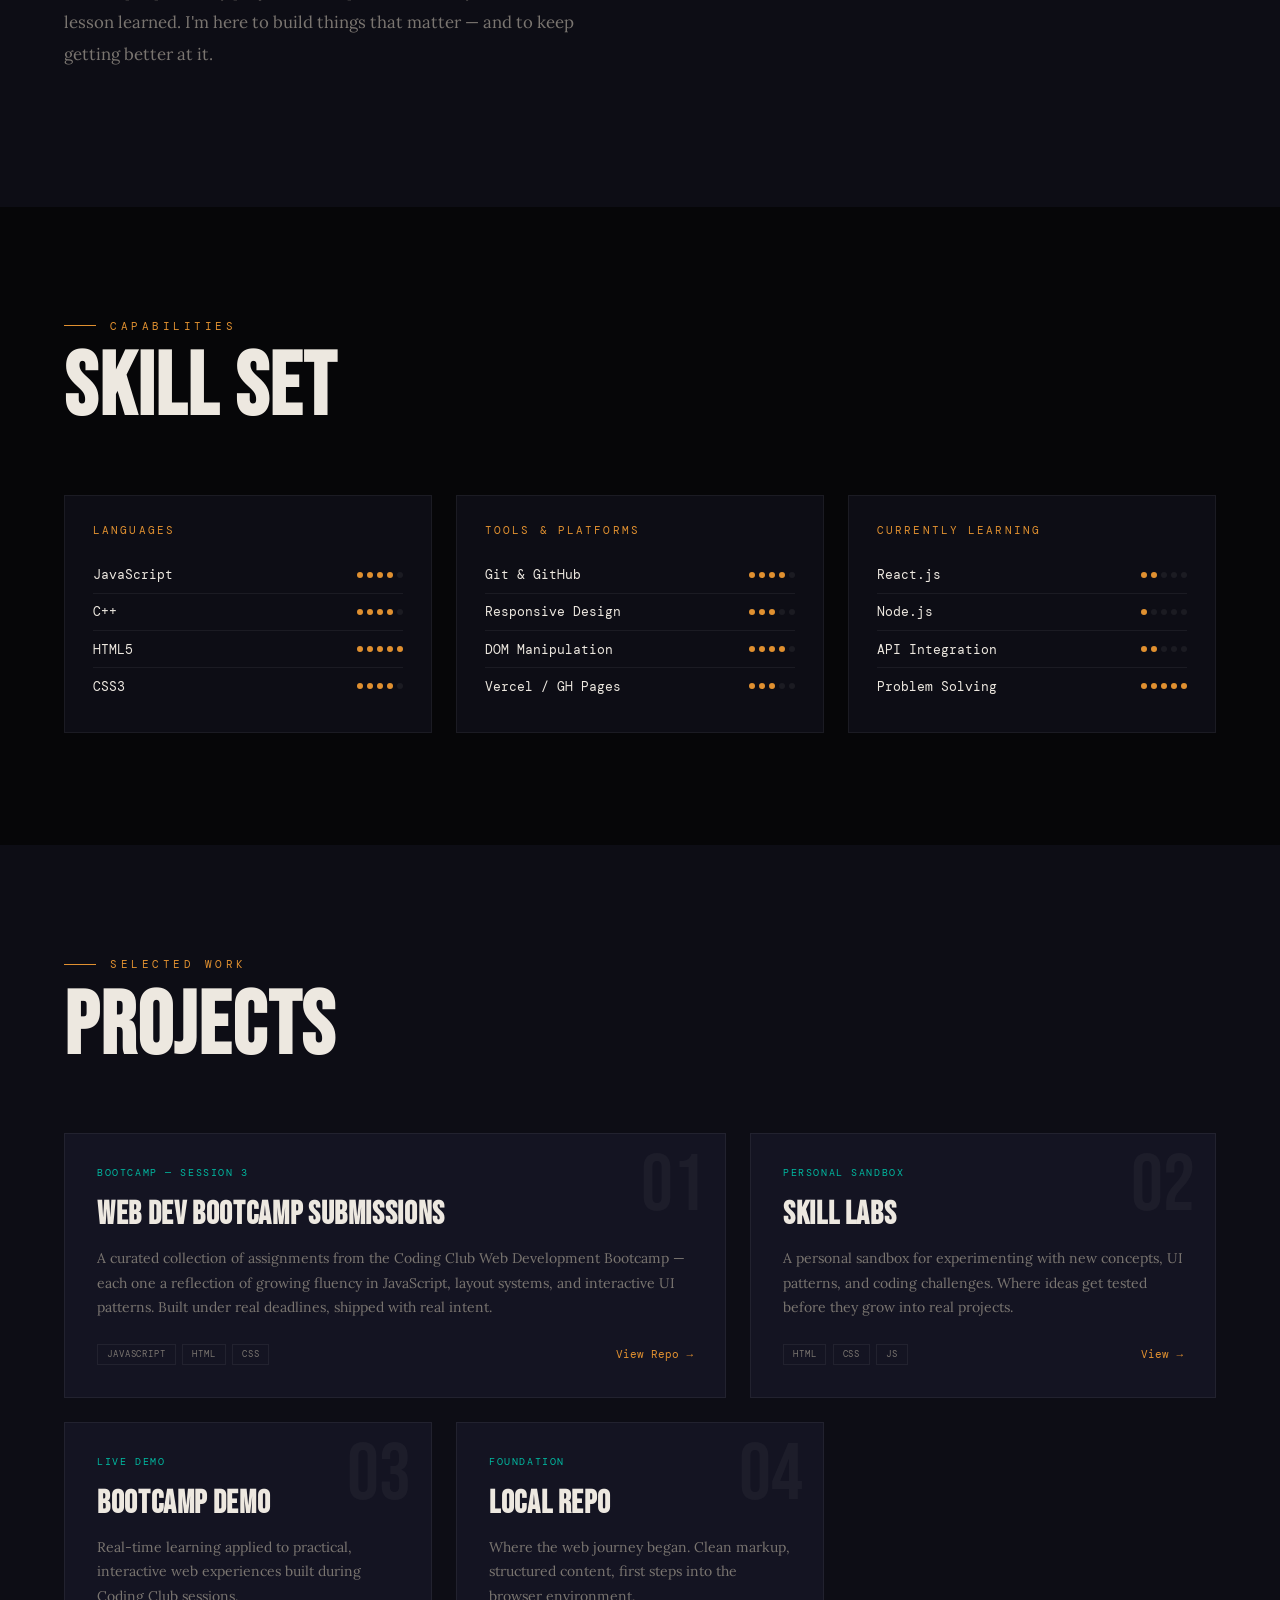
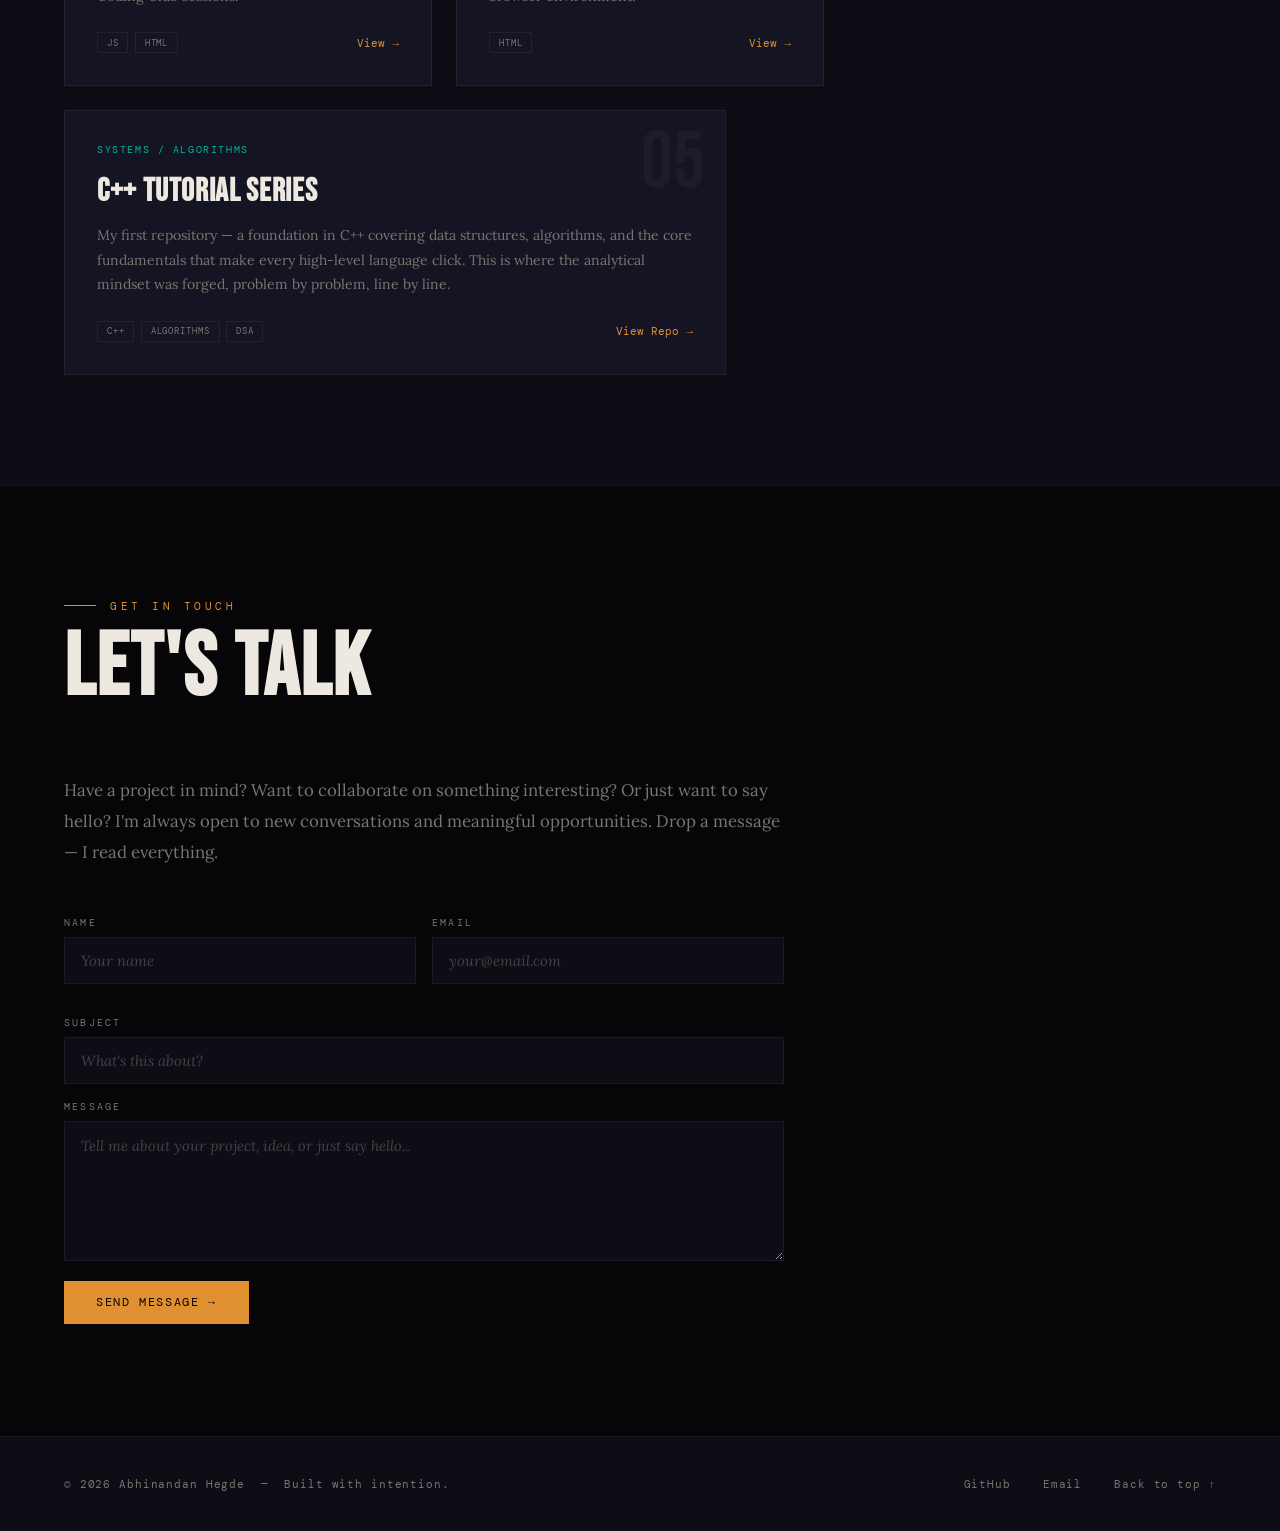
<file: portfolio.html>
<!DOCTYPE html>
<html lang="en">
<head>
  <meta charset="UTF-8">
  <meta name="viewport" content="width=device-width, initial-scale=1.0">
  <title>Abhinandan Hegde — Developer</title>
  <meta name="description" content="Frontend developer crafting clean, intentional web experiences.">
  <link rel="preconnect" href="https://fonts.googleapis.com">
  <link href="https://fonts.googleapis.com/css2?family=Bebas+Neue&family=DM+Mono:ital,wght@0,300;0,400;0,500;1,300&family=Lora:ital,wght@0,400;0,600;1,400&display=swap" rel="stylesheet">
  <style>
    *, *::before, *::after { margin: 0; padding: 0; box-sizing: border-box; }

    :root {
      --bg:     #060608;
      --bg2:    #0D0D15;
      --bg3:    #141422;
      --gold:   #E09030;
      --gold-d: rgba(224,144,48,0.12);
      --teal:   #00B8A0;
      --text:   #EDE8E0;
      --muted:  #7A7570;
      --bdr:    rgba(224,144,48,0.18);
      --bdrs:   rgba(255,255,255,0.06);
    }

    html { scroll-behavior: smooth; }

    body {
      background: var(--bg);
      color: var(--text);
      font-family: 'Lora', Georgia, serif;
      overflow-x: hidden;
      cursor: none;
    }

    /* ─── CURSOR ─────────────────────────────── */
    #cd {
      width: 6px; height: 6px;
      background: var(--gold);
      border-radius: 50%;
      position: fixed;
      pointer-events: none;
      z-index: 9999;
      transform: translate(-50%,-50%);
    }
    #cr {
      width: 32px; height: 32px;
      border: 1px solid rgba(224,144,48,.6);
      border-radius: 50%;
      position: fixed;
      pointer-events: none;
      z-index: 9998;
      transform: translate(-50%,-50%);
      transition: width .2s, height .2s, border-color .2s;
    }

    /* ─── NAV ────────────────────────────────── */
    nav {
      position: fixed;
      inset: 0 0 auto;
      z-index: 200;
      padding: 1.2rem 4rem;
      display: flex;
      justify-content: space-between;
      align-items: center;
      backdrop-filter: blur(16px);
      -webkit-backdrop-filter: blur(16px);
      background: rgba(6,6,8,.72);
      border-bottom: 1px solid var(--bdrs);
    }
    .nav-logo {
      font-family: 'DM Mono', monospace;
      font-size: .82rem;
      letter-spacing: .14em;
      color: var(--gold);
      text-decoration: none;
    }
    .nav-links { display: flex; gap: 2.5rem; list-style: none; }
    .nav-links a {
      font-family: 'DM Mono', monospace;
      font-size: .72rem;
      letter-spacing: .12em;
      color: var(--muted);
      text-decoration: none;
      text-transform: uppercase;
      transition: color .2s;
    }
    .nav-links a:hover { color: var(--text); }

    /* ─── HERO ───────────────────────────────── */
    #hero {
      position: relative;
      height: 100vh;
      display: flex;
      flex-direction: column;
      justify-content: center;
      padding: 0 4rem;
      overflow: hidden;
    }
    #hc {
      position: absolute;
      inset: 0;
      opacity: .45;
    }
    .h-eye {
      font-family: 'DM Mono', monospace;
      font-size: .72rem;
      letter-spacing: .32em;
      color: var(--gold);
      text-transform: uppercase;
      margin-bottom: 1.4rem;
      opacity: 0;
      animation: fu .8s ease .3s forwards;
      position: relative; z-index: 2;
    }
    .h-title {
      font-family: 'Bebas Neue', sans-serif;
      font-size: clamp(5rem, 14vw, 12rem);
      line-height: .9;
      letter-spacing: .02em;
      color: var(--text);
      position: relative; z-index: 2;
      opacity: 0;
      animation: fu .9s ease .5s forwards;
    }
    .h-title .ac { color: var(--gold); }
    .h-sub {
      margin-top: 2.4rem;
      font-family: 'DM Mono', monospace;
      font-size: .88rem;
      color: var(--muted);
      max-width: 520px;
      line-height: 1.8;
      position: relative; z-index: 2;
      min-height: 1.8em;
      opacity: 0;
      animation: fu .9s ease .7s forwards;
    }
    .cb {
      display: inline-block;
      width: 2px; height: 1em;
      background: var(--gold);
      margin-left: 2px;
      vertical-align: text-bottom;
      animation: blink 1s step-end infinite;
    }
    .h-cta {
      margin-top: 3rem;
      display: flex;
      gap: 1rem;
      position: relative; z-index: 2;
      opacity: 0;
      animation: fu .9s ease .9s forwards;
    }
    .btn-p {
      font-family: 'DM Mono', monospace;
      font-size: .72rem;
      letter-spacing: .14em;
      text-transform: uppercase;
      color: var(--bg);
      background: var(--gold);
      border: none;
      padding: .85rem 2rem;
      text-decoration: none;
      display: inline-block;
      transition: transform .2s, box-shadow .2s;
    }
    .btn-p:hover { transform: translateY(-3px); box-shadow: 0 10px 32px rgba(224,144,48,.38); }
    .btn-g {
      font-family: 'DM Mono', monospace;
      font-size: .72rem;
      letter-spacing: .14em;
      text-transform: uppercase;
      color: var(--text);
      background: transparent;
      border: 1px solid var(--bdr);
      padding: .85rem 2rem;
      text-decoration: none;
      display: inline-block;
      transition: border-color .2s, color .2s;
    }
    .btn-g:hover { border-color: rgba(224,144,48,.55); color: var(--gold); }
    .h-scroll {
      position: absolute;
      bottom: 2.5rem;
      left: 50%;
      transform: translateX(-50%);
      display: flex;
      flex-direction: column;
      align-items: center;
      gap: .5rem;
      opacity: 0;
      animation: fi 1s ease 1.4s forwards;
    }
    .h-scroll span {
      font-family: 'DM Mono', monospace;
      font-size: .62rem;
      letter-spacing: .22em;
      color: var(--muted);
      text-transform: uppercase;
    }
    .h-line {
      width: 1px; height: 52px;
      background: linear-gradient(to bottom, var(--gold), transparent);
      animation: sline 1.6s ease-in-out infinite;
    }

    /* ─── SECTIONS ───────────────────────────── */
    section { padding: 7rem 4rem; position: relative; }
    .s-lbl {
      font-family: 'DM Mono', monospace;
      font-size: .68rem;
      letter-spacing: .32em;
      color: var(--gold);
      text-transform: uppercase;
      margin-bottom: .9rem;
      display: flex;
      align-items: center;
      gap: .9rem;
    }
    .s-lbl::before {
      content: '';
      display: block;
      width: 2rem; height: 1px;
      background: var(--gold);
    }
    .s-title {
      font-family: 'Bebas Neue', sans-serif;
      font-size: clamp(3rem, 7vw, 5.5rem);
      line-height: .95;
      letter-spacing: .02em;
      color: var(--text);
      margin-bottom: 4rem;
    }

    /* ─── ABOUT ──────────────────────────────── */
    #about { background: var(--bg2); }
    .ag {
      display: grid;
      grid-template-columns: 1fr 1fr;
      gap: 5rem;
      align-items: start;
    }
    .at p {
      font-size: 1.05rem;
      line-height: 1.9;
      color: var(--muted);
      margin-bottom: 1.5rem;
    }
    .at strong { color: var(--text); font-weight: 600; }
    .at em { color: var(--gold); font-style: normal; }
    .ast {
      display: grid;
      grid-template-columns: 1fr 1fr;
      gap: 1.4rem;
    }
    .sc {
      background: var(--bg3);
      border: 1px solid var(--bdr);
      padding: 1.5rem;
      position: relative;
      overflow: hidden;
      transition: border-color .3s, transform .3s, box-shadow .3s;
    }
    .sc::after {
      content: '';
      position: absolute;
      inset: 0;
      background: linear-gradient(135deg, var(--gold-d), transparent);
      opacity: 0;
      transition: opacity .3s;
    }
    .sc:hover {
      border-color: rgba(224,144,48,.5);
      transform: translateY(-4px);
      box-shadow: 0 16px 48px rgba(0,0,0,.45), 0 0 0 1px rgba(224,144,48,.08);
    }
    .sc:hover::after { opacity: 1; }
    .sn {
      font-family: 'Bebas Neue', sans-serif;
      font-size: 3.2rem;
      color: var(--gold);
      line-height: 1;
      position: relative; z-index: 1;
    }
    .sl {
      font-family: 'DM Mono', monospace;
      font-size: .65rem;
      letter-spacing: .12em;
      color: var(--muted);
      text-transform: uppercase;
      margin-top: .3rem;
      position: relative; z-index: 1;
    }

    /* ─── SKILLS ─────────────────────────────── */
    #skills { background: var(--bg); }
    .skc {
      display: grid;
      grid-template-columns: repeat(auto-fit, minmax(260px, 1fr));
      gap: 1.5rem;
    }
    .skg {
      background: var(--bg2);
      border: 1px solid var(--bdrs);
      padding: 1.75rem;
      transition: border-color .3s;
    }
    .skg:hover { border-color: var(--bdr); }
    .skg-t {
      font-family: 'DM Mono', monospace;
      font-size: .66rem;
      letter-spacing: .2em;
      color: var(--gold);
      text-transform: uppercase;
      margin-bottom: 1.25rem;
    }
    .ski {
      display: flex;
      justify-content: space-between;
      align-items: center;
      padding: .6rem 0;
      border-bottom: 1px solid var(--bdrs);
    }
    .ski:last-child { border-bottom: none; }
    .sk-n {
      font-family: 'DM Mono', monospace;
      font-size: .82rem;
      color: var(--text);
    }
    .sk-d { display: flex; gap: 4px; }
    .d { width: 6px; height: 6px; border-radius: 50%; background: var(--bdrs); }
    .d.on { background: var(--gold); }

    /* ─── PROJECTS ───────────────────────────── */
    #projects { background: var(--bg2); }
    .pg {
      display: grid;
      grid-template-columns: repeat(12, 1fr);
      gap: 1.5rem;
    }
    .pc {
      background: var(--bg3);
      border: 1px solid var(--bdrs);
      padding: 2rem;
      position: relative;
      overflow: hidden;
      transition: border-color .3s, transform .3s, box-shadow .3s;
      text-decoration: none;
      display: block;
      color: inherit;
    }
    .pc::before {
      content: '';
      position: absolute;
      top: 0; left: 0; right: 0;
      height: 2px;
      background: var(--gold);
      transform: scaleX(0);
      transform-origin: left;
      transition: transform .4s ease;
    }
    .pc:hover::before { transform: scaleX(1); }
    .pc:hover {
      border-color: var(--bdr);
      transform: translateY(-5px);
      box-shadow: 0 24px 64px rgba(0,0,0,.55),
                  -3px 0 0 0 rgba(224,144,48,.07),
                   3px 0 0 0 rgba(224,144,48,.07);
    }
    .pc.lg { grid-column: span 7; }
    .pc.md { grid-column: span 5; }
    .pc.sm { grid-column: span 4; }
    .pc-n {
      font-family: 'Bebas Neue', sans-serif;
      font-size: 5rem;
      color: rgba(255,255,255,.04);
      line-height: 1;
      position: absolute;
      top: .75rem; right: 1.25rem;
      transition: color .3s;
      user-select: none;
    }
    .pc:hover .pc-n { color: rgba(224,144,48,.07); }
    .pc-tag {
      font-family: 'DM Mono', monospace;
      font-size: .62rem;
      letter-spacing: .16em;
      color: var(--teal);
      text-transform: uppercase;
      margin-bottom: 1rem;
    }
    .pc-title {
      font-family: 'Bebas Neue', sans-serif;
      font-size: 2rem;
      letter-spacing: .02em;
      color: var(--text);
      margin-bottom: .75rem;
    }
    .pc-desc {
      font-size: .875rem;
      line-height: 1.75;
      color: var(--muted);
      margin-bottom: 1.5rem;
    }
    .pc-foot {
      display: flex;
      justify-content: space-between;
      align-items: center;
      flex-wrap: wrap;
      gap: .5rem;
    }
    .pc-tech { display: flex; gap: .4rem; flex-wrap: wrap; }
    .tp {
      font-family: 'DM Mono', monospace;
      font-size: .58rem;
      letter-spacing: .1em;
      padding: .22rem .55rem;
      border: 1px solid var(--bdrs);
      color: var(--muted);
      text-transform: uppercase;
    }
    .pc-lnk {
      font-family: 'DM Mono', monospace;
      font-size: .68rem;
      color: var(--gold);
      display: flex;
      align-items: center;
      gap: .3rem;
      text-decoration: none;
      transition: gap .2s;
    }
    .pc-lnk:hover { gap: .6rem; }

    /* ─── CONTACT ────────────────────────────── */
    #contact { background: var(--bg); }
    .cw { max-width: 720px; }
    .c-intro {
      font-size: 1.05rem;
      line-height: 1.85;
      color: var(--muted);
      margin-bottom: 3rem;
    }
    .fr {
      display: grid;
      grid-template-columns: 1fr 1fr;
      gap: 1rem;
      margin-bottom: 1rem;
    }
    .fg { margin-bottom: 1rem; }
    .fg label {
      display: block;
      font-family: 'DM Mono', monospace;
      font-size: .62rem;
      letter-spacing: .22em;
      color: var(--muted);
      text-transform: uppercase;
      margin-bottom: .5rem;
    }
    .fg input,
    .fg textarea {
      width: 100%;
      background: var(--bg2);
      border: 1px solid var(--bdrs);
      color: var(--text);
      font-family: 'Lora', serif;
      font-size: .92rem;
      padding: .82rem 1rem;
      outline: none;
      transition: border-color .2s;
    }
    .fg textarea { resize: vertical; min-height: 140px; }
    .fg input:focus,
    .fg textarea:focus { border-color: rgba(224,144,48,.5); }
    .fg input::placeholder,
    .fg textarea::placeholder { color: var(--muted); opacity: .5; font-style: italic; }

    /* ─── FOOTER ─────────────────────────────── */
    footer {
      background: var(--bg2);
      border-top: 1px solid var(--bdrs);
      padding: 2.5rem 4rem;
      display: flex;
      justify-content: space-between;
      align-items: center;
    }
    .ft {
      font-family: 'DM Mono', monospace;
      font-size: .68rem;
      color: var(--muted);
      letter-spacing: .08em;
    }
    .fl { display: flex; gap: 2rem; }
    .fl a {
      font-family: 'DM Mono', monospace;
      font-size: .68rem;
      color: var(--muted);
      text-decoration: none;
      letter-spacing: .08em;
      transition: color .2s;
    }
    .fl a:hover { color: var(--gold); }

    /* ─── GRAIN OVERLAY ──────────────────────── */
    body::after {
      content: '';
      position: fixed;
      inset: 0;
      pointer-events: none;
      z-index: 9990;
      opacity: .28;
      background-image: url("data:image/svg+xml,%3Csvg xmlns='http://www.w3.org/2000/svg' width='300' height='300'%3E%3Cfilter id='n'%3E%3CfeTurbulence type='fractalNoise' baseFrequency='.85' numOctaves='4' stitchTiles='stitch'/%3E%3C/filter%3E%3Crect width='300' height='300' filter='url(%23n)' opacity='.06'/%3E%3C/svg%3E");
    }

    /* ─── ANIMATIONS ─────────────────────────── */
    @keyframes fu {
      from { opacity: 0; transform: translateY(28px); }
      to   { opacity: 1; transform: translateY(0); }
    }
    @keyframes fi {
      from { opacity: 0; }
      to   { opacity: 1; }
    }
    @keyframes blink { 50% { opacity: 0; } }
    @keyframes sline {
      0%   { transform: scaleY(0); transform-origin: top; }
      50%  { transform: scaleY(1); transform-origin: top; }
      51%  { transform: scaleY(1); transform-origin: bottom; }
      100% { transform: scaleY(0); transform-origin: bottom; }
    }

    .rv {
      opacity: 0;
      transform: translateY(28px);
      transition: opacity .7s ease, transform .7s ease;
    }
    .rv.vis { opacity: 1; transform: translateY(0); }

    /* ─── DIVIDER ────────────────────────────── */
    .div { width: 100%; height: 1px; background: var(--bdrs); }

    /* ─── RESPONSIVE ─────────────────────────── */
    @media (max-width: 900px) {
      nav { padding: 1rem 1.5rem; }
      .nav-links { gap: 1.5rem; }
      section { padding: 5rem 1.5rem; }
      #hero { padding: 0 1.5rem; }
      .h-title { font-size: clamp(3.5rem, 11vw, 5rem); }
      .ag { grid-template-columns: 1fr; gap: 3rem; }
      .pg { grid-template-columns: 1fr; }
      .pc.lg, .pc.md, .pc.sm { grid-column: span 1; }
      .fr { grid-template-columns: 1fr; }
      footer { flex-direction: column; gap: 1.5rem; text-align: center; }
      #cd, #cr { display: none; }
      body { cursor: auto; }
    }
  </style>
</head>
<body>

<!-- Cursor -->
<div id="cd"></div>
<div id="cr"></div>

<!-- Nav -->
<nav>
  <a href="#hero" class="nav-logo">AH_DEV</a>
  <ul class="nav-links">
    <li><a href="#about">About</a></li>
    <li><a href="#skills">Skills</a></li>
    <li><a href="#projects">Work</a></li>
    <li><a href="#contact">Contact</a></li>
  </ul>
</nav>

<!-- Hero -->
<section id="hero">
  <canvas id="hc"></canvas>
  <div class="h-eye">Frontend Developer &nbsp;/&nbsp; Builder &nbsp;/&nbsp; India</div>
  <h1 class="h-title">ABHI<span class="ac">.</span><br>NANDAN<br>HEGDE</h1>
  <p class="h-sub" id="hs"><span class="cb"></span></p>
  <div class="h-cta">
    <a href="#projects" class="btn-p">View My Work</a>
    <a href="https://github.com/abhinandanhegde" target="_blank" rel="noopener" class="btn-g">GitHub &nbsp;↗</a>
  </div>
  <div class="h-scroll">
    <span>Scroll</span>
    <div class="h-line"></div>
  </div>
</section>

<!-- About -->
<section id="about">
  <div class="s-lbl">About Me</div>
  <h2 class="s-title rv">THE STORY<br>SO FAR</h2>
  <div class="ag">
    <div class="at rv">
      <p>I'm <strong>Abhinandan Hegde</strong>, a developer based in India, currently deepening my craft through the <em>Coding Club Web Dev Bootcamp</em> — Session 3 and counting.</p>
      <p>My journey began with <strong>C++</strong>: learning to think in algorithms, dissect problems, and rebuild them from first principles. That discipline now shapes how I approach every line of web code — with intention, precision, and a desire to understand things deeply.</p>
      <p>I believe in writing <strong>clean, purposeful code</strong> that solves real problems for real people. Every project is a step forward. Every commit, a lesson learned. I'm here to build things that matter — and to keep getting better at it.</p>
    </div>
    <div class="ast rv">
      <div class="sc">
        <div class="sn">17</div>
        <div class="sl">Contributions — this year</div>
      </div>
      <div class="sc">
        <div class="sn">6+</div>
        <div class="sl">Public repositories</div>
      </div>
      <div class="sc">
        <div class="sn">3</div>
        <div class="sl">Languages in use</div>
      </div>
      <div class="sc">
        <div class="sn">∞</div>
        <div class="sl">Problems left to solve</div>
      </div>
    </div>
  </div>
</section>

<!-- Skills -->
<section id="skills">
  <div class="s-lbl">Capabilities</div>
  <h2 class="s-title rv">SKILL SET</h2>
  <div class="skc">
    <div class="skg rv">
      <div class="skg-t">Languages</div>
      <div class="ski"><span class="sk-n">JavaScript</span><div class="sk-d"><div class="d on"></div><div class="d on"></div><div class="d on"></div><div class="d on"></div><div class="d"></div></div></div>
      <div class="ski"><span class="sk-n">C++</span><div class="sk-d"><div class="d on"></div><div class="d on"></div><div class="d on"></div><div class="d on"></div><div class="d"></div></div></div>
      <div class="ski"><span class="sk-n">HTML5</span><div class="sk-d"><div class="d on"></div><div class="d on"></div><div class="d on"></div><div class="d on"></div><div class="d on"></div></div></div>
      <div class="ski"><span class="sk-n">CSS3</span><div class="sk-d"><div class="d on"></div><div class="d on"></div><div class="d on"></div><div class="d on"></div><div class="d"></div></div></div>
    </div>
    <div class="skg rv">
      <div class="skg-t">Tools &amp; Platforms</div>
      <div class="ski"><span class="sk-n">Git &amp; GitHub</span><div class="sk-d"><div class="d on"></div><div class="d on"></div><div class="d on"></div><div class="d on"></div><div class="d"></div></div></div>
      <div class="ski"><span class="sk-n">Responsive Design</span><div class="sk-d"><div class="d on"></div><div class="d on"></div><div class="d on"></div><div class="d"></div><div class="d"></div></div></div>
      <div class="ski"><span class="sk-n">DOM Manipulation</span><div class="sk-d"><div class="d on"></div><div class="d on"></div><div class="d on"></div><div class="d on"></div><div class="d"></div></div></div>
      <div class="ski"><span class="sk-n">Vercel / GH Pages</span><div class="sk-d"><div class="d on"></div><div class="d on"></div><div class="d on"></div><div class="d"></div><div class="d"></div></div></div>
    </div>
    <div class="skg rv">
      <div class="skg-t">Currently Learning</div>
      <div class="ski"><span class="sk-n">React.js</span><div class="sk-d"><div class="d on"></div><div class="d on"></div><div class="d"></div><div class="d"></div><div class="d"></div></div></div>
      <div class="ski"><span class="sk-n">Node.js</span><div class="sk-d"><div class="d on"></div><div class="d"></div><div class="d"></div><div class="d"></div><div class="d"></div></div></div>
      <div class="ski"><span class="sk-n">API Integration</span><div class="sk-d"><div class="d on"></div><div class="d on"></div><div class="d"></div><div class="d"></div><div class="d"></div></div></div>
      <div class="ski"><span class="sk-n">Problem Solving</span><div class="sk-d"><div class="d on"></div><div class="d on"></div><div class="d on"></div><div class="d on"></div><div class="d on"></div></div></div>
    </div>
  </div>
</section>

<!-- Projects -->
<section id="projects">
  <div class="s-lbl">Selected Work</div>
  <h2 class="s-title rv">PROJECTS</h2>
  <div class="pg">

    <a href="https://github.com/abhinandanhegde/CC-Web-Dev-Bootcamp-Submission" target="_blank" rel="noopener" class="pc lg rv">
      <div class="pc-n">01</div>
      <div class="pc-tag">Bootcamp — Session 3</div>
      <h3 class="pc-title">WEB DEV BOOTCAMP SUBMISSIONS</h3>
      <p class="pc-desc">A curated collection of assignments from the Coding Club Web Development Bootcamp — each one a reflection of growing fluency in JavaScript, layout systems, and interactive UI patterns. Built under real deadlines, shipped with real intent.</p>
      <div class="pc-foot">
        <div class="pc-tech">
          <span class="tp">JavaScript</span><span class="tp">HTML</span><span class="tp">CSS</span>
        </div>
        <span class="pc-lnk">View Repo →</span>
      </div>
    </a>

    <a href="https://github.com/abhinandanhegde/skilllabs" target="_blank" rel="noopener" class="pc md rv">
      <div class="pc-n">02</div>
      <div class="pc-tag">Personal Sandbox</div>
      <h3 class="pc-title">SKILL LABS</h3>
      <p class="pc-desc">A personal sandbox for experimenting with new concepts, UI patterns, and coding challenges. Where ideas get tested before they grow into real projects.</p>
      <div class="pc-foot">
        <div class="pc-tech"><span class="tp">HTML</span><span class="tp">CSS</span><span class="tp">JS</span></div>
        <span class="pc-lnk">View →</span>
      </div>
    </a>

    <a href="https://github.com/abhinandanhegde/coding_club_bootcamp_demo" target="_blank" rel="noopener" class="pc sm rv">
      <div class="pc-n">03</div>
      <div class="pc-tag">Live Demo</div>
      <h3 class="pc-title">BOOTCAMP DEMO</h3>
      <p class="pc-desc">Real-time learning applied to practical, interactive web experiences built during Coding Club sessions.</p>
      <div class="pc-foot">
        <div class="pc-tech"><span class="tp">JS</span><span class="tp">HTML</span></div>
        <span class="pc-lnk">View →</span>
      </div>
    </a>

    <a href="https://github.com/abhinandanhegde/localrepo" target="_blank" rel="noopener" class="pc sm rv">
      <div class="pc-n">04</div>
      <div class="pc-tag">Foundation</div>
      <h3 class="pc-title">LOCAL REPO</h3>
      <p class="pc-desc">Where the web journey began. Clean markup, structured content, first steps into the browser environment.</p>
      <div class="pc-foot">
        <div class="pc-tech"><span class="tp">HTML</span></div>
        <span class="pc-lnk">View →</span>
      </div>
    </a>

    <a href="https://github.com/abhinandanhegde/Tutorial" target="_blank" rel="noopener" class="pc lg rv">
      <div class="pc-n">05</div>
      <div class="pc-tag">Systems / Algorithms</div>
      <h3 class="pc-title">C++ TUTORIAL SERIES</h3>
      <p class="pc-desc">My first repository — a foundation in C++ covering data structures, algorithms, and the core fundamentals that make every high-level language click. This is where the analytical mindset was forged, problem by problem, line by line.</p>
      <div class="pc-foot">
        <div class="pc-tech"><span class="tp">C++</span><span class="tp">Algorithms</span><span class="tp">DSA</span></div>
        <span class="pc-lnk">View Repo →</span>
      </div>
    </a>

  </div>
</section>

<!-- Contact -->
<section id="contact">
  <div class="s-lbl">Get In Touch</div>
  <h2 class="s-title rv">LET'S TALK</h2>
  <div class="cw">
    <p class="c-intro rv">
      Have a project in mind? Want to collaborate on something interesting? Or just want to say hello? I'm always open to new conversations and meaningful opportunities. Drop a message — I read everything.
    </p>
    <form id="cf" action="https://formspree.io/f/YOUR_FORM_ID" method="POST" class="rv">
      <div class="fr">
        <div class="fg">
          <label for="nm">Name</label>
          <input type="text" id="nm" name="name" required placeholder="Your name">
        </div>
        <div class="fg">
          <label for="em">Email</label>
          <input type="email" id="em" name="email" required placeholder="your@email.com">
        </div>
      </div>
      <div class="fg">
        <label for="sb">Subject</label>
        <input type="text" id="sb" name="subject" placeholder="What's this about?">
      </div>
      <div class="fg">
        <label for="msg">Message</label>
        <textarea id="msg" name="message" required placeholder="Tell me about your project, idea, or just say hello..."></textarea>
      </div>
      <button type="submit" class="btn-p" id="sbtn" style="border:none;cursor:pointer;">Send Message →</button>
    </form>
  </div>
</section>

<!-- Footer -->
<footer>
  <span class="ft">© 2026 Abhinandan Hegde &nbsp;—&nbsp; Built with intention.</span>
  <div class="fl">
    <a href="https://github.com/abhinandanhegde" target="_blank" rel="noopener">GitHub</a>
    <a href="mailto:your@email.com">Email</a>
    <a href="#hero">Back to top ↑</a>
  </div>
</footer>

<script>
/* ── Cursor ─────────────────────────────────── */
const cd = document.getElementById('cd');
const cr = document.getElementById('cr');
let mx=0,my=0,rx=0,ry=0;
document.addEventListener('mousemove',e=>{
  mx=e.clientX; my=e.clientY;
  cd.style.left=mx+'px'; cd.style.top=my+'px';
});
(function loop(){
  rx+=(mx-rx)*.12; ry+=(my-ry)*.12;
  cr.style.left=rx+'px'; cr.style.top=ry+'px';
  requestAnimationFrame(loop);
})();
document.querySelectorAll('a,button').forEach(el=>{
  el.addEventListener('mouseenter',()=>{cr.style.width='48px';cr.style.height='48px';cr.style.borderColor='rgba(224,144,48,.9)';});
  el.addEventListener('mouseleave',()=>{cr.style.width='32px';cr.style.height='32px';cr.style.borderColor='rgba(224,144,48,.6)';});
});

/* ── Hero Canvas ────────────────────────────── */
const canvas=document.getElementById('hc');
const ctx=canvas.getContext('2d');
function resize(){canvas.width=canvas.offsetWidth;canvas.height=canvas.offsetHeight;}
resize(); window.addEventListener('resize',resize);
const G=60; let f=0;
(function draw(){
  ctx.clearRect(0,0,canvas.width,canvas.height);
  const cols=Math.ceil(canvas.width/G)+1;
  const rows=Math.ceil(canvas.height/G)+1;
  for(let c=0;c<cols;c++) for(let r=0;r<rows;r++){
    const p=Math.sin(f*.018+c*.45+r*.28)*.5+.5;
    ctx.beginPath();
    ctx.arc(c*G,r*G,1.5,0,Math.PI*2);
    ctx.fillStyle=`rgba(224,144,48,${.05+p*.13})`;
    ctx.fill();
  }
  for(let r=0;r<rows;r++){
    const a=Math.sin(f*.009+r*.38)*.018+.028;
    ctx.beginPath();ctx.moveTo(0,r*G);ctx.lineTo(canvas.width,r*G);
    ctx.strokeStyle=`rgba(224,144,48,${a})`;ctx.lineWidth=.5;ctx.stroke();
  }
  f++; requestAnimationFrame(draw);
})();

/* ── Typewriter ─────────────────────────────── */
const lines=[
  'Crafting interfaces where code meets design.',
  'Building clean, intentional web experiences.',
  'Turning problems into shipped solutions.',
  'Always learning. Always building.'
];
let ti=0,ci=0,del=false;
const hs=document.getElementById('hs');
function tw(){
  const cur=lines[ti];
  const blink='<span class="cb"></span>';
  if(!del){
    ci++;
    hs.innerHTML=cur.slice(0,ci)+blink;
    if(ci===cur.length){del=true;setTimeout(tw,2400);return;}
    setTimeout(tw,44);
  } else {
    ci--;
    hs.innerHTML=cur.slice(0,ci)+blink;
    if(ci===0){del=false;ti=(ti+1)%lines.length;setTimeout(tw,380);return;}
    setTimeout(tw,20);
  }
}
setTimeout(tw,1600);

/* ── Scroll Reveal ──────────────────────────── */
const rvs=document.querySelectorAll('.rv');
const obs=new IntersectionObserver(entries=>{
  entries.forEach((e,i)=>{
    if(e.isIntersecting){
      e.target.style.transitionDelay=(i%5)*.1+'s';
      e.target.classList.add('vis');
      obs.unobserve(e.target);
    }
  });
},{threshold:.1});
rvs.forEach(el=>obs.observe(el));

/* ── Contact Form ───────────────────────────── */
document.getElementById('cf').addEventListener('submit',async function(e){
  e.preventDefault();
  const btn=document.getElementById('sbtn');
  btn.textContent='Sending...';
  btn.disabled=true;
  try {
    const res=await fetch(this.action,{
      method:'POST',
      body:new FormData(this),
      headers:{'Accept':'application/json'}
    });
    if(res.ok){
      btn.textContent='Message Sent ✓';
      this.reset();
    } else {
      btn.textContent='Error — Try Again';
      btn.disabled=false;
    }
  } catch {
    btn.textContent='Error — Try Again';
    btn.disabled=false;
  }
});
</script>
</body>
</html>
</file>
